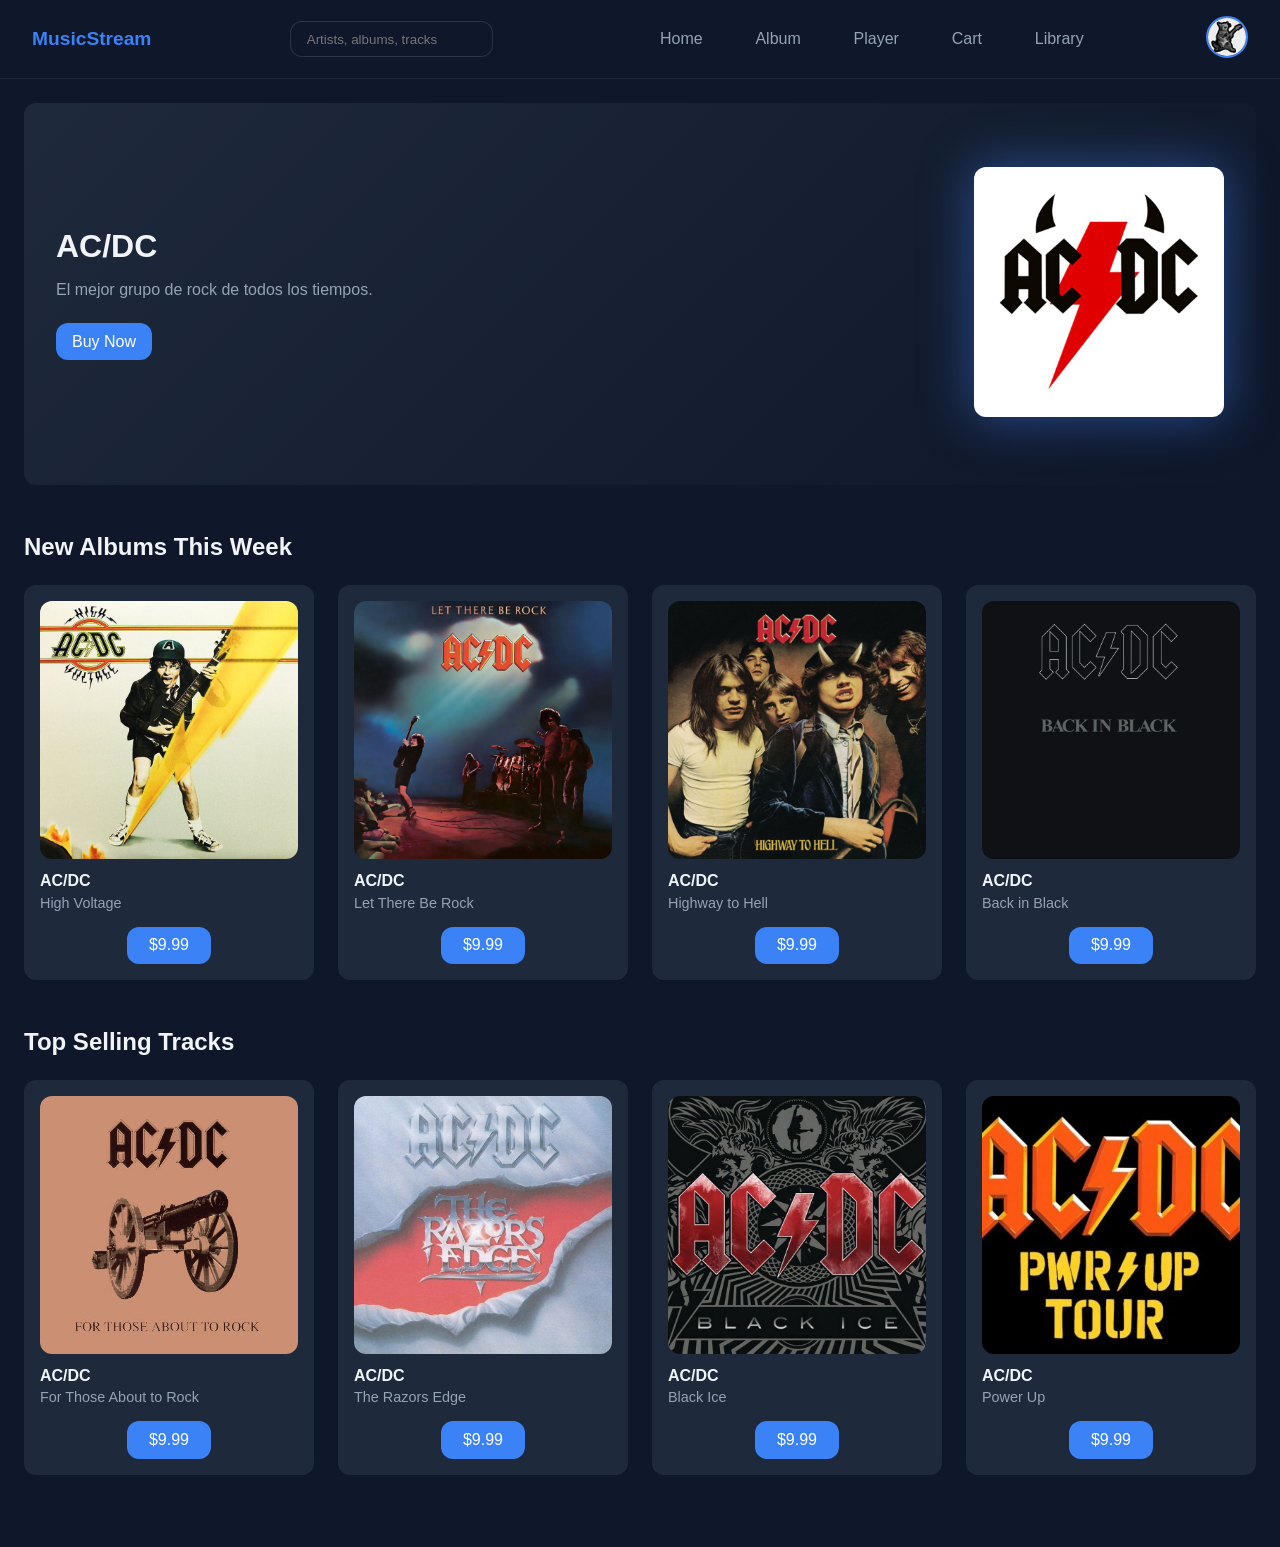
<file: index.html>
<!DOCTYPE html>
<html lang="en">
<head>
    <meta charset="UTF-8">
    <meta name="viewport" content="width=device-width, initial-scale=1.0">
    <title>MusicStream</title>
    <link rel="icon" type="image/png" href="assets/favicon/favicon-96x96.png" sizes="96x96" />
    <link rel="icon" type="image/svg+xml" href="assets/favicon/favicon.svg" />
    <link rel="shortcut icon" href="assets/favicon/favicon.ico" />
    <link rel="apple-touch-icon" sizes="180x180" href="assets/favicon/apple-touch-icon.png" />
    <link rel="manifest" href="assets/favicon/site.webmanifest" />    
    <link rel="stylesheet" href="css/main.css">
    <link rel="stylesheet" href="css/layout.css">
    <link rel="stylesheet" href="css/components.css">
</head>

<body>

<header class="header">

    <div class="logo">MusicStream</div>

    <div class="search-bar">
        <input type="text" placeholder="Artists, albums, tracks">
    </div>

    <nav class="nav-links">
        <a href="index.html">Home</a>
        <a href="album-detail.html">Album</a>
        <a href="player.html">Player</a>
        <a href="cart.html">Cart</a>
        <a href="profile.html">Library</a>
    </nav>

    <div class="avatar">
        <img src="assets/Perfil.jpeg" alt="User profile">
    </div>

</header>

<main>

<!-- HERO BANNER -->
  <section class="hero">

    <div class="hero-text">
        <h1>AC/DC</h1>
        <p>El mejor grupo de rock de todos los tiempos.</p>
        <a href="album-detail.html" class="btn-primary">Buy Now</a>
    </div>

    <div class="hero-image">
        <img src="assets/Portada_acdc.jpeg" alt="AC/DC logo">
    </div>

</section>



<!-- NEW ALBUMS -->
<section class="albums-section">

    <h2>New Albums This Week</h2>

    <div class="albums-grid">

        <article class="card album-card">
            <img src="assets/High Voltage__(1976).jpeg" alt="Album cover">
            <h3>AC/DC</h3>
            <p>High Voltage</p>
             <a href="album-detail.html" class="btn-price">$9.99</a>
        </article>

        <article class="card album-card">
            <img src="assets/Let There Be Rock_(1977).jpeg" alt="Album cover">
            <h3>AC/DC</h3>
            <p>Let There Be Rock</p>
             <a href="album-detail.html" class="btn-price">$9.99</a>
        </article>

        <article class="card album-card">
            <img src="assets/Highway To Hell_(1979).jpeg" alt="Album cover">
            <h3>AC/DC</h3>
            <p>Highway to Hell</p>
            <a href="album-detail.html" class="btn-price">$9.99</a>
        </article>

        <article class="card album-card">
            <img src="assets/Back In Black_(1980).jpeg" alt="Album cover">
            <h3>AC/DC</h3>
            <p>Back in Black</p>
            <a href="album-detail.html" class="btn-price">$9.99</a>
        </article>

    

    </div>

</section>

<!-- TOP SELLING TRACKS -->
<section class="albums-section">

    <h2>Top Selling Tracks</h2>

    <div class="albums-grid">

        <article class="card">
            <img src="assets/For Those About to Rock_(1981).jpeg" alt="Track cover">
            <h3>AC/DC</h3>
            <p>For Those About to Rock</p>
             <a href="album-detail.html" class="btn-price">$9.99</a>
        </article>

        <article class="card">
            <img src="assets/The Razors Edge_(1990).jpeg" alt="Track cover">
            <h3>AC/DC</h3>
            <p>The Razors Edge</p>
            <a href="album-detail.html" class="btn-price">$9.99</a>
        </article>

        <article class="card">
            <img src="assets/Black Ice (2008).jpeg" alt="Track cover">
            <h3>AC/DC</h3>
            <p>Black Ice</p>
            <a href="album-detail.html" class="btn-price">$9.99</a>
        </article>

        <article class="card">
            <img src="assets/Power Up (2020).jpeg" alt="Track cover">
            <h3>AC/DC</h3>
            <p>Power Up</p>
            <a href="album-detail.html" class="btn-price">$9.99</a>
        </article>
    </div>

</section>


</main>



</body>
</html>
</file>
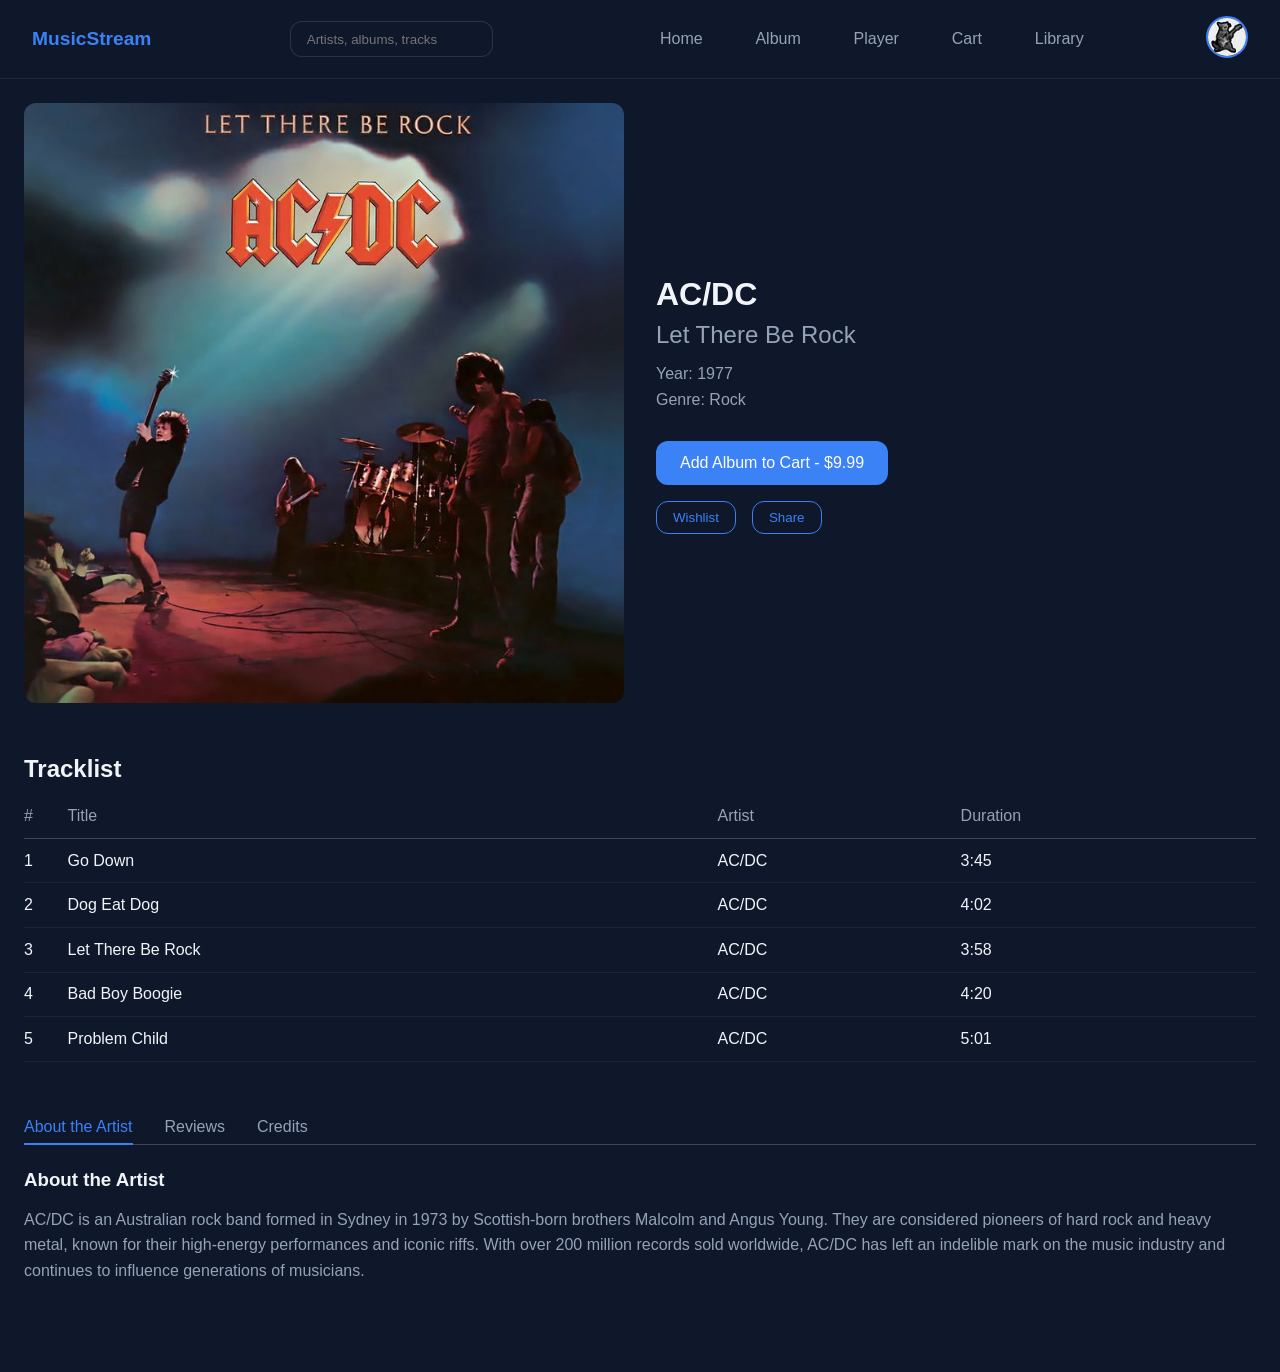
<file: album-detail.html>
<!DOCTYPE html>
<html lang="en">
<head>
    <meta charset="UTF-8">
    <meta name="viewport" content="width=device-width, initial-scale=1.0">
    <title>Album Detail | MusicStream</title>
    <link rel="icon" type="image/png" href="assets/favicon/favicon-96x96.png" sizes="96x96" />
    <link rel="icon" type="image/svg+xml" href="assets/favicon/favicon.svg" />
    <link rel="shortcut icon" href="assets/favicon/favicon.ico" />
    <link rel="apple-touch-icon" sizes="180x180" href="assets/favicon/apple-touch-icon.png" />
    <link rel="manifest" href="assets/favicon/site.webmanifest" />
    <link rel="stylesheet" href="css/main.css">
    <link rel="stylesheet" href="css/layout.css">
    <link rel="stylesheet" href="css/components.css">
</head>

<body>

<header class="header">

    <div class="logo">MusicStream</div>

    <div class="search-bar">
        <input type="text" placeholder="Artists, albums, tracks">
    </div>

    <nav class="nav-links">
        <a href="index.html">Home</a>
        <a href="album-detail.html">Album</a>
        <a href="player.html">Player</a>
        <a href="cart.html">Cart</a>
        <a href="profile.html">Library</a>
    </nav>

    <div class="avatar">
        <img src="assets/Perfil.jpeg" alt="User profile">
    </div>

</header>

<main>

    <!-- =========================
         ALBUM HEADER
    ========================== -->

    <section class="album-header">

        <div class="album-cover">
            <img src="assets/Let There Be Rock_(1977).jpeg" alt="Let There Be Rock album cover">
        </div>

        <div class="album-meta">

            <h1>AC/DC</h1>
            <h2>Let There Be Rock</h2>

            <p class="album-year">Year: 1977</p>
            <p class="album-genre">Genre: Rock</p>
            <div class="album-actions">

    <a href="cart.html" class="btn-primary btn-cart">
        Add Album to Cart - $9.99
    </a>

    <div class="secondary-actions">
        <button class="btn-secondary">Wishlist</button>
        <button class="btn-secondary">Share</button>
    </div>

</div>

            

        </div> 

    </section>
<!-- =========================
     TRACKLIST
========================== -->

<section class="tracklist-section">

    <h2>Tracklist</h2>

    <table class="track-table">
        <thead>
            <tr>
                <th>#</th>
                <th>Title</th>
                <th>Artist</th>
                <th>Duration</th>
            </tr>
        </thead>

        <tbody>
            <tr>
                <td>1</td>
                <td>Go Down</td>
                <td>AC/DC</td>
                <td>3:45</td>
            </tr>

            <tr>
                <td>2</td>
                <td>Dog Eat Dog</td>
                <td>AC/DC</td>
                <td>4:02</td>
            </tr>

            <tr>
                <td>3</td>
                <td>Let There Be Rock</td>
                <td>AC/DC</td>
                <td>3:58</td>
            </tr>

            <tr>
                <td>4</td>
                <td>Bad Boy Boogie</td>
                <td>AC/DC</td>
                <td>4:20</td>
            </tr>

            <tr>
                <td>5</td>
                <td>Problem Child</td>
                <td>AC/DC</td>
                <td>5:01</td>
            </tr>
        </tbody>
    </table>

</section>
<!-- =========================
     INFO TABS
========================== -->

<section class="info-tabs">

    <div class="tabs-nav">
        <button class="tab-btn active">About the Artist</button>
        <button class="tab-btn">Reviews</button>
        <button class="tab-btn">Credits</button>
    </div>

    <div class="tab-content">

        <div class="tab-panel">
            <h3>About the Artist</h3>
            <p>
AC/DC is an Australian rock band formed in Sydney in 1973 by Scottish-born brothers Malcolm and Angus Young. They are considered pioneers of hard rock and heavy metal, known for their high-energy performances and iconic riffs. With over 200 million records sold worldwide, AC/DC has left an indelible mark on the music industry and continues to influence generations of musicians.
            </p>
        </div>

    </div>

</section>


</main>

</body>
</html>
</file>
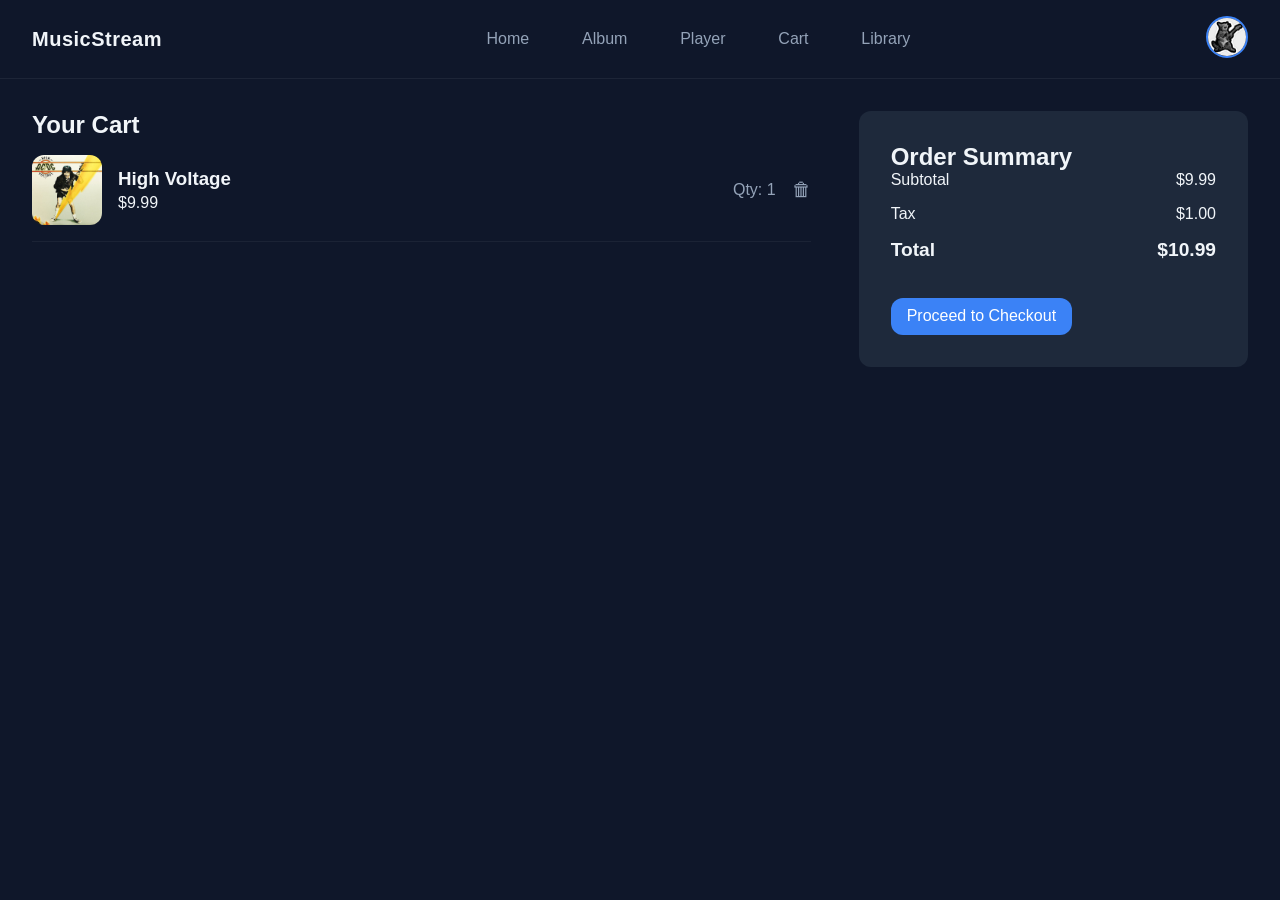
<file: cart.html>
<!DOCTYPE html>
<html lang="en">
<head>
    <meta charset="UTF-8">
    <title>Shopping Cart | MusicStream</title>
    <meta name="viewport" content="width=device-width, initial-scale=1.0">
    <link rel="icon" type="image/png" href="assets/favicon/favicon-96x96.png" sizes="96x96" />
    <link rel="icon" type="image/svg+xml" href="assets/favicon/favicon.svg" />
    <link rel="shortcut icon" href="assets/favicon/favicon.ico" />
    <link rel="apple-touch-icon" sizes="180x180" href="assets/favicon/apple-touch-icon.png" />
    <link rel="manifest" href="assets/favicon/site.webmanifest" />
    <link rel="stylesheet" href="css/main.css">
    <link rel="stylesheet" href="css/layout.css">
    <link rel="stylesheet" href="css/components.css">
    
</head>

<body>

<header class="header">
    <div class="logo">
        <a href="index.html">MusicStream</a>
    </div>

    <nav class="nav-links">
        <a href="index.html">Home</a>
        <a href="album-detail.html">Album</a>
        <a href="player.html">Player</a>
        <a href="cart.html">Cart</a>
        <a href="profile.html">Library</a>
    </nav>
     <div class="avatar">
        <img src="assets/Perfil.jpeg" alt="User profile">
    </div>
</header>


<main class="cart-layout">

    <!-- CART ITEMS -->
    <section class="cart-items">

        <h1>Your Cart</h1>

        <div class="cart-item">
            <img src="assets/High Voltage__(1976).jpeg" alt="Album">

            <div class="item-info">
                <h3>High Voltage</h3>
                <p>$9.99</p>
            </div>

            <p class="item-qty">Qty: 1</p>


            <button class="remove-btn" aria-label="Remove item">🗑</button>
        </div>

    </section>

    <!-- ORDER SUMMARY -->
    <aside class="cart-summary">

        <h2>Order Summary</h2>

        <div class="summary-row">
            <span>Subtotal</span>
            <span>$9.99</span>
        </div>

        <div class="summary-row">
            <span>Tax</span>
            <span>$1.00</span>
        </div>

        <div class="summary-total">
            <span>Total</span>
            <span>$10.99</span>
        </div>

        <a href="checkout.html" class="btn-primary checkout-btn">
            Proceed to Checkout
        </a>

    </aside>

</main>

</body>
</html>
</file>
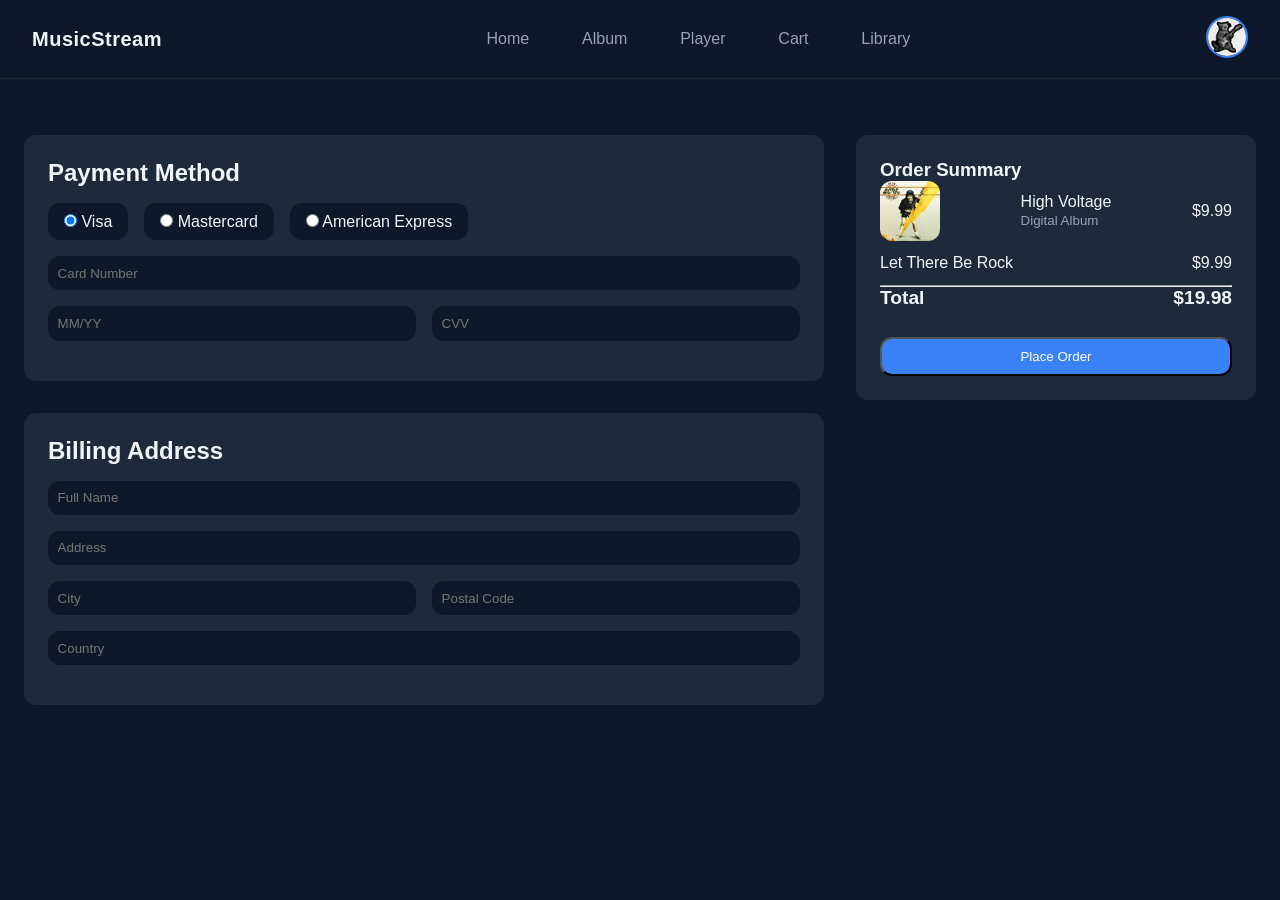
<file: checkout.html>
<!DOCTYPE html>
<html lang="en">
<head>
    <meta charset="UTF-8">
    <title>Shopping Cart | MusicStream</title>
    <meta name="viewport" content="width=device-width, initial-scale=1.0">
    <link rel="icon" type="image/png" href="assets/favicon/favicon-96x96.png" sizes="96x96" />
    <link rel="icon" type="image/svg+xml" href="assets/favicon/favicon.svg" />
    <link rel="shortcut icon" href="assets/favicon/favicon.ico" />
    <link rel="apple-touch-icon" sizes="180x180" href="assets/favicon/apple-touch-icon.png" />
    <link rel="manifest" href="assets/favicon/site.webmanifest" />
    <link rel="stylesheet" href="css/main.css">
    <link rel="stylesheet" href="css/layout.css">
    <link rel="stylesheet" href="css/components.css">
    
</head>

<header class="header">
    <div class="logo">
        <a href="index.html">MusicStream</a>
    </div>

    <nav class="nav-links">
        <a href="index.html">Home</a>
        <a href="album-detail.html">Album</a>
        <a href="player.html">Player</a>
        <a href="cart.html">Cart</a>
        <a href="profile.html">Library</a>
    </nav>
     <div class="avatar">
        <img src="assets/Perfil.jpeg" alt="User profile">
    </div>
</header>


<main class="checkout-container">

    <!-- LEFT SIDE -->
    <section class="checkout-form">

        <!-- PAYMENT METHOD -->
        <div class="checkout-section">
            <h2>Payment Method</h2>

            <div class="payment-options">
                <label class="payment-card">
                    <input type="radio" name="payment" checked>
                    <span>Visa</span>
                </label>

                <label class="payment-card">
                    <input type="radio" name="payment">
                    <span>Mastercard</span>
                </label>

                <label class="payment-card">
                    <input type="radio" name="payment">
                    <span>American Express</span>
                </label>
            </div>

            <div class="form-group">
                <input type="text" placeholder="Card Number">
            </div>

            <div class="form-row">
                <input type="text" placeholder="MM/YY">
                <input type="text" placeholder="CVV">
            </div>
        </div>

        <!-- BILLING ADDRESS -->
        <div class="checkout-section">
            <h2>Billing Address</h2>

            <div class="form-group">
                <input type="text" placeholder="Full Name">
            </div>

            <div class="form-group">
                <input type="text" placeholder="Address">
            </div>

            <div class="form-row">
                <input type="text" placeholder="City">
                <input type="text" placeholder="Postal Code">
            </div>

            <div class="form-group">
                <input type="text" placeholder="Country">
            </div>
        </div>

    </section>

    <!-- RIGHT SIDE SUMMARY -->
    <aside class="checkout-summary">

        <h3>Order Summary</h3>

        <div class="summary-item">
    <img src="assets/High Voltage__(1976).jpeg" alt="Album Cover">

    <div class="summary-info">
        <p>High Voltage</p>
        <small>Digital Album</small>
    </div>

    <span>$9.99</span>
</div>


        <div class="summary-item">
            <p>Let There Be Rock</p>
            <span>$9.99</span>
        </div>

        <hr>

        <div class="summary-total">
            <p>Total</p>
            <span>$19.98</span>
        </div>

        <button class="btn-primary place-order">
            Place Order
        </button>

    </aside>

</main>

</body>
</html>
</file>
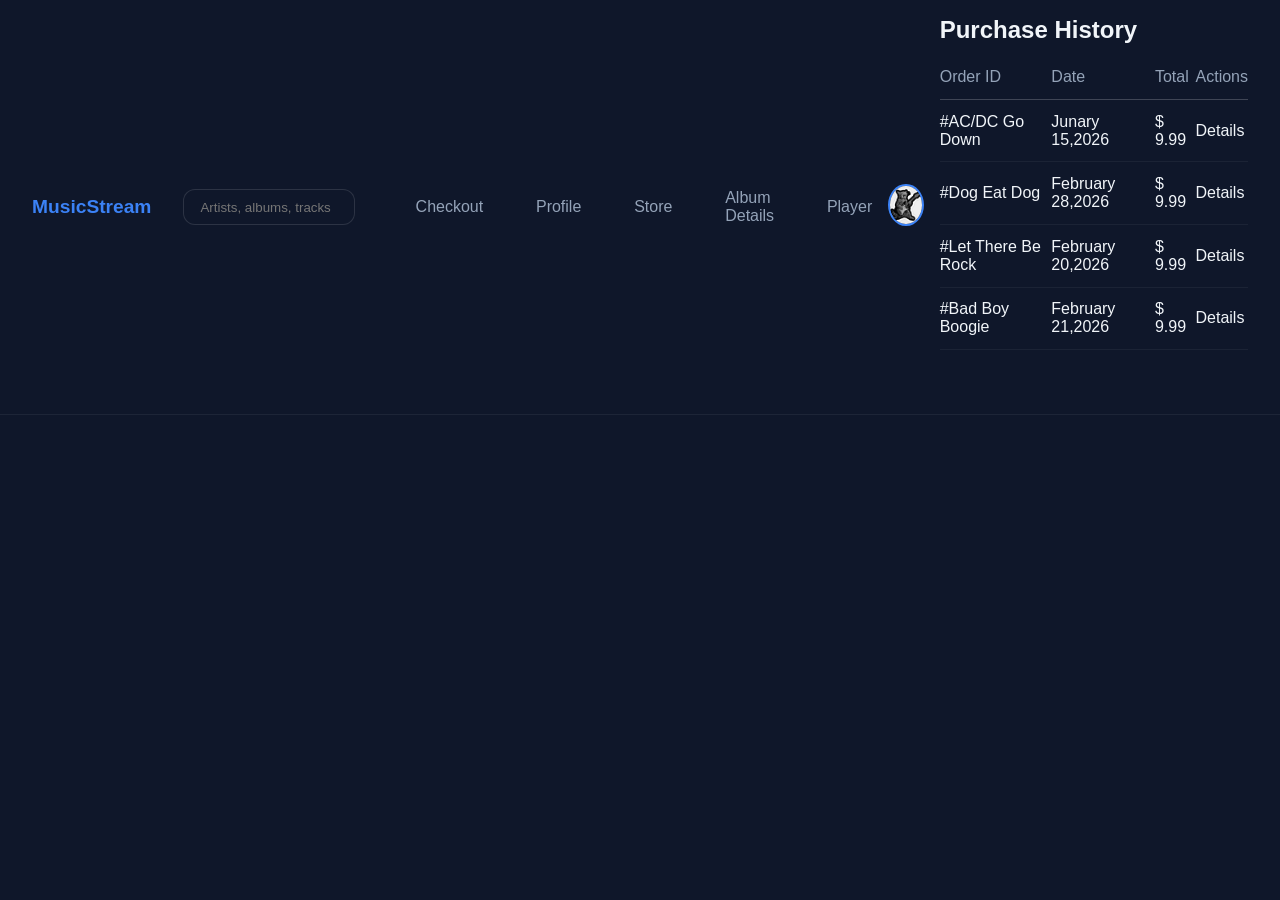
<file: historial-de-compras.html>
<!DOCTYPE html>
<html lang="en">
<head>
    <meta charset="UTF-8">
    <meta name="viewport" content="width=device-width, initial-scale=1.0">
    <title>Historiial de compras</title>
    <link rel="icon" type="image/png" href="assets/favicon/favicon-96x96.png" sizes="96x96" />
    <link rel="icon" type="image/svg+xml" href="assets/favicon/favicon.svg" />
    <link rel="shortcut icon" href="assets/favicon/favicon.ico" />
    <link rel="apple-touch-icon" sizes="180x180" href="assets/favicon/apple-touch-icon.png" />
    <link rel="manifest" href="assets/favicon/site.webmanifest" />    
    <link rel="stylesheet" href="css/main.css">
    <link rel="stylesheet" href="css/layout.css">
    <link rel="stylesheet" href="css/components.css">

</head>
<header class="header">

    <div class="logo">MusicStream</div>

    <div class="search-bar">
        <input type="text" placeholder="Artists, albums, tracks">
    </div>

    <nav class="nav-links">
        <a href="checkout.html">Checkout</a>
        <a href="profile.html">Profile</a>
        <a href="cart.html">Store</a>
        <a href="album-detail.html">Album Details</a>
        <a href="player.html">Player</a>
    </nav>

    <div class="avatar">
        <img src="assets/Perfil.jpeg" alt="User profile">
    </div>
    
    <section class="tracklist-section">

    <h2>Purchase History</h2>

    <table class="track-table">
        <thead>
            <tr>
                <th>Order ID</th>
                <th>Date</th>
                <th>Total</th>
                <th>Actions</th>
            </tr>
        </thead>

        <tbody>
            <tr>
                <td>#AC/DC Go Down</td>
                <td>Junary 15,2026</td>
                <td>$ 9.99</td>
                <td>Details</td>
            </tr>

            <tr>
                <td>#Dog Eat Dog</td>
                <td>February 28,2026</td>
                <td>$ 9.99</td>
                <td>Details</td>
            </tr>

            <tr>
                <td>#Let There Be Rock</td>
                <td>February 20,2026</td>
                <td>$ 9.99</td>
                <td>Details</td>
            </tr>

            <tr>
                <td>#Bad Boy Boogie</td>
                <td>February 21,2026</td>
                <td>$ 9.99</td>
                <td>Details</td>
            </tr>
        </tbody>
    </table>
    </section>

</header>
<body>
    
</body>
</html>
</file>
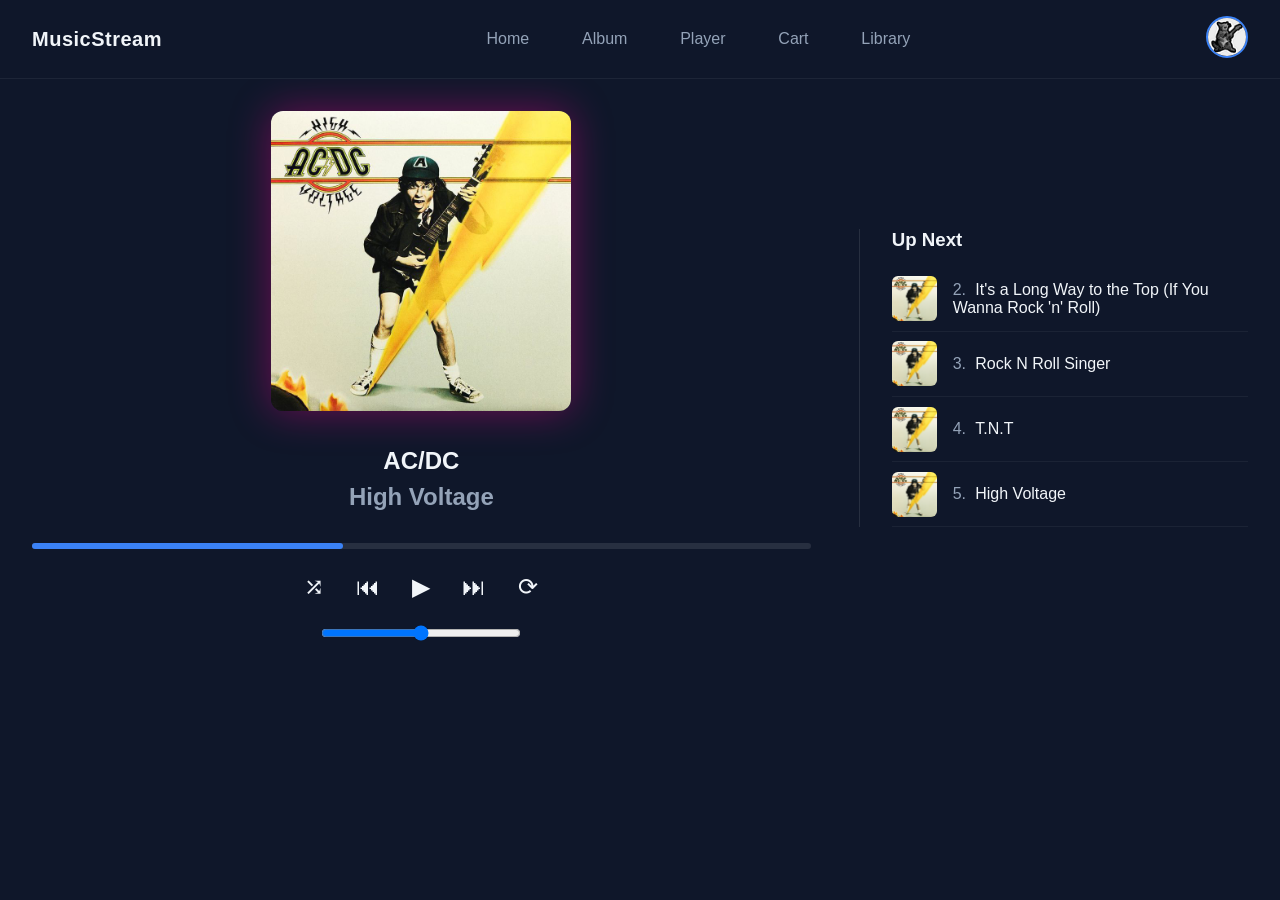
<file: player.html>
<!DOCTYPE html>
<html lang="en">
<head>
    <meta charset="UTF-8">
    <title>Now Playing | MusicStream</title>
    <meta name="viewport" content="width=device-width, initial-scale=1.0">
    <link rel="icon" type="image/png" href="assets/favicon/favicon-96x96.png" sizes="96x96" />
    <link rel="icon" type="image/svg+xml" href="assets/favicon/favicon.svg" />
    <link rel="shortcut icon" href="assets/favicon/favicon.ico" />
    <link rel="apple-touch-icon" sizes="180x180" href="assets/favicon/apple-touch-icon.png" />
    <link rel="manifest" href="assets/favicon/site.webmanifest" />
    <link rel="stylesheet" href="css/main.css">
    <link rel="stylesheet" href="css/layout.css">
    <link rel="stylesheet" href="css/components.css">
</head>

<body>
<header class="header">
    <div class="logo">
        <a href="index.html">MusicStream</a>
    </div>

    <nav class="nav-links">
        <a href="index.html">Home</a>
        <a href="album-detail.html">Album</a>
        <a href="player.html">Player</a>
        <a href="cart.html">Cart</a>
        <a href="profile.html">Library</a>
    </nav>
     <div class="avatar">
        <img src="assets/Perfil.jpeg" alt="User profile">
    </div>
</header>


<main class="player-layout">

    <!-- LEFT SIDE: MAIN PLAYER -->
    <section class="player-main">

        <div class="player-cover">
            <img src="assets/High Voltage__(1976).jpeg" alt="Now Playing Cover">
        </div>

        <h1>AC/DC</h1>
        <h2>High Voltage</h2>

        <!-- Progress Bar -->
        <div class="progress-bar">
            <div class="progress"></div>
        </div>

        <!-- Controls -->
        <div class="player-controls">
            <button>⤮</button>
            <button>⏮</button>
            <button class="play-btn">▶</button>
            <button>⏭</button>
            <button>⟳</button>
        </div>

        <!-- Volume -->
        <div class="volume-control">
            <input type="range">
        </div>

    </section>

    <!-- RIGHT SIDE: UP NEXT -->
    <aside class="up-next">

        <h3>Up Next</h3>

      <ul class="upnext-list">

    <li class="upnext-item">
        <img src="assets/High Voltage__(1976).jpeg" alt="Nebula Dreams">
        <div>
            <span class="track-number">2.</span>
            <span class="track-title">It's a Long Way to the Top (If You Wanna Rock 'n' Roll)</span>
        </div>
    </li>

    <li class="upnext-item">
        <img src="assets/High Voltage__(1976).jpeg" alt="Galactic Pulse">
        <div>
            <span class="track-number">3.</span>
            <span class="track-title">Rock N Roll Singer</span>
        </div>
    </li>

    <li class="upnext-item">
        <img src="assets/High Voltage__(1976).jpeg" alt="Lunar Drift">
        <div>
            <span class="track-number">4.</span>
            <span class="track-title">T.N.T</span>
        </div>
    </li>

    <li class="upnext-item">
        <img src="assets/High Voltage__(1976).jpeg" alt="High Voltage album cover">
        <div>
            <span class="track-number">5.</span>
            <span class="track-title">High Voltage</span>
        </div>
    </li>

</ul>


    </aside>

</main>

</body>
</html>
</file>
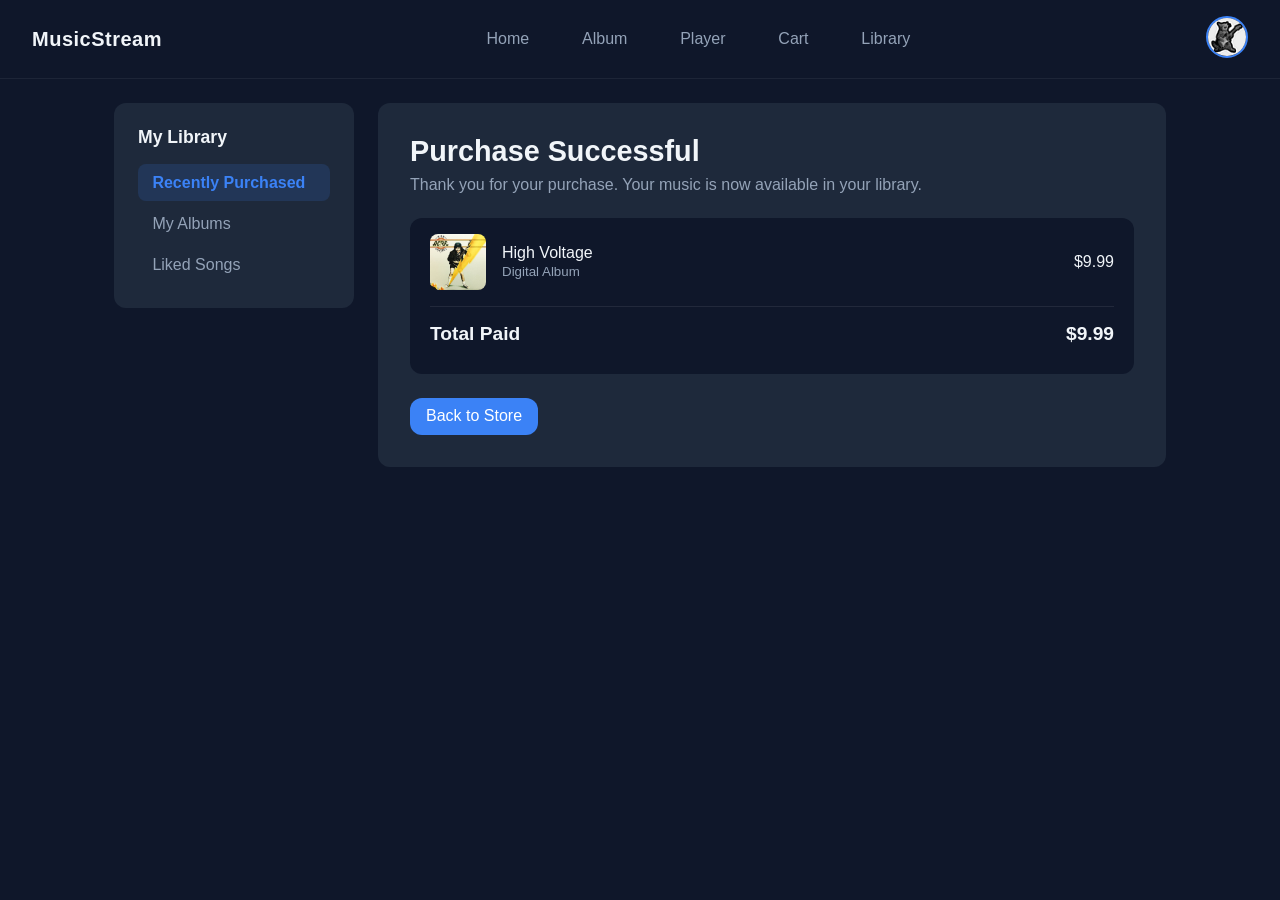
<file: profile.html>
<!DOCTYPE html>
<html lang="en">
<head>
    <meta charset="UTF-8">
    <title>My Music - MusicStream</title>
    <meta name="viewport" content="width=device-width, initial-scale=1.0">
    <link rel="icon" type="image/png" href="assets/favicon/favicon-96x96.png" sizes="96x96" />
    <link rel="icon" type="image/svg+xml" href="assets/favicon/favicon.svg" />
    <link rel="shortcut icon" href="assets/favicon/favicon.ico" />
    <link rel="apple-touch-icon" sizes="180x180" href="assets/favicon/apple-touch-icon.png" />
    <link rel="manifest" href="assets/favicon/site.webmanifest" />
    <link rel="stylesheet" href="css/main.css">
    <link rel="stylesheet" href="css/layout.css">
    <link rel="stylesheet" href="css/components.css">
    <link rel="stylesheet" href="css/profile.css">
</head>
<body>

<header class="header">

    <div class="header-left">
        <h1 class="logo">
            <a href="index.html">MusicStream</a>
        </h1>
    </div>

    <nav class="nav-links">
        <a href="index.html">Home</a>
        <a href="album-detail.html">Album</a>
        <a href="player.html">Player</a>
        <a href="cart.html">Cart</a>
        <a href="profile.html">Library</a>
    </nav>

    <div class="header-right">
        <div class="avatar">
            <img src="assets/Perfil.jpeg" alt="User profile">
        </div>
    </div>

</header>


<main class="profile-layout">

    <!-- SIDEBAR -->
    <aside class="library-sidebar">

        <h2>My Library</h2>

        <ul>
            <li class="active">Recently Purchased</li>
            <li>My Albums</li>
            <li>Liked Songs</li>
        </ul>

    </aside>

    <!-- CONFIRMATION CONTENT -->
    <section class="confirmation-section">

        <div class="confirmation-card">

            <h1>Purchase Successful </h1>

            <p>Thank you for your purchase. Your music is now available in your library.</p>

            <div class="transaction-summary">

                <div class="summary-item">
                    <img src="assets/High Voltage__(1976).jpeg" alt="Album Cover">

                    <div class="summary-info">
                        <p>High Voltage</p>
                        <small>Digital Album</small>
                    </div>

                    <span>$9.99</span>
                </div>

                <div class="summary-total">
                    <p>Total Paid</p>
                    <span>$9.99</span>
                </div>

            </div>

            <a href="index.html" class="btn-primary">
                Back to Store
            </a>

        </div>

    </section>

</main>

</body>
</html>
</file>
<file: css/main.css>
/* =========================
   RESET BASE
========================= */

* {
    margin: 0;
    padding: 0;
    box-sizing: border-box;
}

/* =========================
   VARIABLES (Design System)
========================= */

:root {
    --bg-primary: #0f172a;
    --bg-secondary: #1e293b;
    --accent: #3b82f6;
    --text-primary: #f1f5f9;
    --text-secondary: #94a3b8;
    --radius: 12px;
    --transition: 0.3s ease;
}

/* =========================
   BASE
========================= */

body {
    font-family: 'Poppins', sans-serif;
    background-color: var(--bg-primary);
    color: var(--text-primary);
    min-height: 100vh;
}

a {
    text-decoration: none;
    color: inherit;
}

body {
    font-family: Arial, Helvetica, sans-serif;
}
</file>
<file: css/layout.css>
/* =========================
   HEADER GLOBAL
========================= */

.header {
    background-color: var(--bg-secondary);
    padding: 1rem;
    display: grid;
    gap: 1rem;
}
.header {
    display: flex;
    justify-content: space-between;
    align-items: center;
    padding: 1rem 2rem;
}

.logo a {
    font-weight: 700;
    text-decoration: none;
    color: var(--text-primary);
}

.nav-links a {
    margin-left: 1.5rem;
    text-decoration: none;
    color: var(--text-secondary);
    transition: var(--transition);
}

.nav-links a:hover {
    color: var(--accent);
}


/* Logo */
.logo {
    font-weight: 700;
    font-size: 1.2rem;
    color: var(--accent);
}

/* Search Bar */
.search-bar input {
    width: 100%;
    padding: 0.6rem 1rem;
    border-radius: var(--radius);
    border: none;
    background-color: var(--bg-primary);
    color: var(--text-primary);
}

/* Nav */
.nav-links {
    display: flex;
    gap: 1.5rem;
}

.nav-links a {
    color: var(--text-secondary);
    transition: var(--transition);
}

.nav-links a:hover {
    color: var(--accent);
}

/* Avatar */
.avatar img {
    width: 36px;
    height: 36px;
    border-radius: 50%;
    object-fit: cover;
}

/* =========================
   HEADER DESKTOP
========================= */

@media (min-width: 768px) {
    .header {
        grid-template-columns: auto 1fr auto auto;
        align-items: center;
    }

    .search-bar {
        padding: 0 1rem;
    }
}

/* =========================
   MAIN CONTAINER
========================= */

main {
    padding: 1.5rem;
}
/* =========================
   HERO SECTION
========================= */
.hero {
    display: grid;
    gap: 2rem;
    align-items: center;
    background: linear-gradient(
        135deg,
        #1e293b,
        #0f172a
    );
    padding: 4rem 2rem;
    border-radius: var(--radius);
    margin-bottom: 3rem;
}

.hero-text h1 {
    font-size: 2rem;
    margin-bottom: 1rem;
}

.hero-text p {
    color: var(--text-secondary);
    margin-bottom: 1.5rem;
}

.hero-image img {
    width: 250px;
    max-width: 100%;
    border-radius: var(--radius);
    box-shadow: 0 0 50px rgba(59, 130, 246, 0.5);
}

/* Desktop layout */
@media (min-width: 768px) {
    .hero {
        grid-template-columns: 1fr auto;
    }
}

/* =========================
   ALBUMS SECTION
========================= */

.albums-section {
    margin-bottom: 3rem;
}

.albums-section h2 {
    margin-bottom: 1.5rem;
}

.albums-grid {
    display: grid;
    grid-template-columns: repeat(2, 1fr);
    gap: 1.5rem;
}

@media (min-width: 768px) {
    .albums-grid {
        grid-template-columns: repeat(4, 1fr);
    }
}

/* Detalles de albunes Página 2*/

/* =========================
   ALBUM HEADER
========================= */

.album-header {
    display: grid;
    gap: 2rem;
    margin-bottom: 3rem;
}

.album-cover img {
    width: 100%;
    border-radius: var(--radius);
}

.album-meta h1 {
    font-size: 2rem;
    margin-bottom: 0.5rem;
}

.album-meta h2 {
    font-weight: 400;
    color: var(--text-secondary);
    margin-bottom: 1rem;
}

.album-year,
.album-genre {
    color: var(--text-secondary);
    margin-bottom: 0.5rem;
}

@media (min-width: 768px) {
    .album-header {
        grid-template-columns: 1fr 1fr;
        align-items: center;
    }
}

/* =========================
   TRACKLIST TABLE
========================= */

.tracklist-section {
    margin-bottom: 3rem;
}

.tracklist-section h2 {
    margin-bottom: 1.5rem;
}

.track-table {
    width: 100%;
    border-collapse: collapse;
}

.track-table th {
    text-align: left;
    padding-bottom: 0.8rem;
    color: var(--text-secondary);
    font-weight: 500;
    border-bottom: 1px solid rgba(255,255,255,0.2);
}

.track-table td {
    padding: 0.8rem 0;
    border-bottom: 1px solid rgba(255,255,255,0.05);
}

/* Hover effect (reproducible feel) */
.track-table tbody tr:hover {
    background-color: rgba(255,255,255,0.05);
    cursor: pointer;
}

/* =========================
   INFO TABS
========================= */

.info-tabs {
    margin-bottom: 4rem;
}

.tabs-nav {
    display: flex;
    gap: 2rem;
    border-bottom: 1px solid rgba(255,255,255,0.2);
    margin-bottom: 1.5rem;
}

.tab-btn {
    background: none;
    border: none;
    color: var(--text-secondary);
    padding: 0.5rem 0;
    cursor: pointer;
    font-size: 1rem;
    position: relative;
    transition: var(--transition);
}

.tab-btn:hover {
    color: var(--accent);
}

.tab-btn.active {
    color: var(--accent);
}

.tab-btn.active::after {
    content: "";
    position: absolute;
    bottom: -1px;
    left: 0;
    width: 100%;
    height: 2px;
    background-color: var(--accent);
}

.tab-panel h3 {
    margin-bottom: 1rem;
}

.tab-panel p {
    color: var(--text-secondary);
    line-height: 1.6;
}
/* Reproduccion de canciones pagina 3*/
/* =========================
   PRIMARY MUSIC PLAYER
========================= */

.player-layout {
    display: grid;
    gap: 3rem;
    padding: 2rem;
}

/* Main Player */
.player-main {
    text-align: center;
}

.player-cover img {
    width: 300px;
    max-width: 100%;
    border-radius: var(--radius);
    box-shadow: 0 0 40px rgba(255, 0, 150, 0.4);
    margin-bottom: 2rem;
}

.player-main h1 {
    margin-bottom: 0.5rem;
}

.player-main h2 {
    color: var(--text-secondary);
    margin-bottom: 2rem;
}

/* Progress Bar */
.progress-bar {
    height: 6px;
    background: rgba(255,255,255,0.1);
    border-radius: 10px;
    margin-bottom: 1.5rem;
    position: relative;
}

.progress {
    width: 40%;
    height: 100%;
    background: var(--accent);
    border-radius: 10px;
}

/* Controls */
.player-controls {
    display: flex;
    justify-content: center;
    gap: 2rem;
    margin-bottom: 1.5rem;
}

.player-controls button {
    background: none;
    border: none;
    font-size: 1.5rem;
    color: var(--text-primary);
    cursor: pointer;
    transition: var(--transition);
}

.player-controls button:hover {
    color: var(--accent);
}

.play-btn {
    font-size: 2rem;
}

/* Volume */
.volume-control input {
    width: 200px;
}

/* Up Next */
.up-next h3 {
    margin-bottom: 1rem;
}

.up-next ul {
    list-style: none;
    padding: 0;
}

.up-next li {
    padding: 0.6rem 0;
    border-bottom: 1px solid rgba(255,255,255,0.05);
}

/* Desktop Layout */
@media (min-width: 992px) {
    .player-layout {
        grid-template-columns: 2fr 1fr;
        align-items: center;
    }

    .up-next {
        border-left: 1px solid rgba(255,255,255,0.1);
        padding-left: 2rem;
    }
}
/* =========================
   UP NEXT LIST
========================= */

.upnext-list {
    list-style: none;
    padding: 0;
}

.upnext-item {
    display: flex;
    align-items: center;
    gap: 1rem;
    padding: 0.6rem 0;
    border-bottom: 1px solid rgba(255,255,255,0.05);
    cursor: pointer;
    transition: var(--transition);
}

.upnext-item:hover {
    background-color: rgba(255,255,255,0.05);
}

.upnext-item img {
    width: 45px;
    height: 45px;
    object-fit: cover;
    border-radius: 6px;
}

.track-number {
    color: var(--text-secondary);
    margin-right: 0.3rem;
}

.track-title {
    font-weight: 500;
}

/* Seccion de compras pagina 4*/

/* =========================
   SHOPPING CART
========================= */

.cart-layout {
    display: grid;
    gap: 3rem;
    padding: 2rem;
}

.cart-item {
    display: grid;
    grid-template-columns: auto 1fr auto auto;
    align-items: center;
    gap: 1rem;
    padding: 1rem 0;
    border-bottom: 1px solid rgba(255,255,255,0.05);
}

.item-qty {
    color: var(--text-secondary);
}

.cart-item img {
    width: 70px;
    border-radius: var(--radius);
}

.item-info h3 {
    margin-bottom: 0.3rem;
}

.cart-item input {
    width: 60px;
    padding: 0.3rem;
}

.remove-btn {
    background: none;
    border: none;
    cursor: pointer;
    font-size: 1.2rem;
}

/* Summary */
.cart-summary {
    background: var(--bg-secondary);
    padding: 2rem;
    border-radius: var(--radius);
}

.summary-row,
.summary-total {
    display: flex;
    justify-content: space-between;
    margin-bottom: 1rem;
}

.summary-total {
    font-weight: 600;
    font-size: 1.2rem;
}

.checkout-btn {
    display: block;
    text-align: center;
    margin-top: 1.5rem;
}

/* Desktop Layout */
@media (min-width: 992px) {
    .cart-layout {
        grid-template-columns: 2fr 1fr;
    }
}
/* Seccion de pago pagina 5*/
/* =========================
   CHECKOUT PAGE
========================= */

.checkout-container {
    display: grid;
    gap: 2rem;
    margin-top: 2rem;
}

.checkout-section {
    background-color: var(--bg-secondary);
    padding: 1.5rem;
    border-radius: var(--radius);
    margin-bottom: 2rem;
}

.checkout-section h2 {
    margin-bottom: 1rem;
}

.summary-item {
    display: grid;
    grid-template-columns: auto 1fr auto;
    align-items: center;
    gap: 1rem;
    margin-bottom: 1rem;
}

.summary-item img {
    width: 60px;
    border-radius: var(--radius);
}

.summary-info p {
    margin: 0;
    font-weight: 500;
}

.summary-info small {
    color: var(--text-secondary);
}


.payment-options {
    display: flex;
    gap: 1rem;
    margin-bottom: 1rem;
}

.payment-card {
    background-color: var(--bg-primary);
    padding: 0.6rem 1rem;
    border-radius: var(--radius);
    cursor: pointer;
}

.form-group input,
.form-row input {
    width: 100%;
    padding: 0.6rem;
    border-radius: var(--radius);
    border: none;
    background-color: var(--bg-primary);
    color: var(--text-primary);
}

.form-group {
    margin-bottom: 1rem;
}

.form-row {
    display: flex;
    gap: 1rem;
    margin-bottom: 1rem;
}

.checkout-summary {
    background-color: var(--bg-secondary);
    padding: 1.5rem;
    border-radius: var(--radius);
    height: fit-content;
}

.summary-item,
.summary-total {
    display: flex;
    justify-content: space-between;
    margin-bottom: 0.8rem;
}

.summary-total {
    font-weight: 700;
}

.place-order {
    width: 100%;
    margin-top: 1rem;
}

/* Desktop layout */
@media (min-width: 768px) {
    .checkout-container {
        grid-template-columns: 2fr 1fr;
    }
}

/* Perfil de usuario pagina 6*/

.header {
    display: flex;
    justify-content: space-between;
    align-items: center;
    padding: 1rem 2rem;
    background-color: #0f172a;
    border-bottom: 1px solid rgba(255, 255, 255, 0.06);
    position: sticky;
    top: 0;
    z-index: 100;
}

.logo a {
    font-weight: 700;
    font-size: 1.25rem;
    text-decoration: none;
    color: var(--text-primary);
    letter-spacing: 0.5px;
}

.nav-links {
    display: flex;
    align-items: center;
}

.nav-links a {
    margin-left: 1.8rem;
    text-decoration: none;
    color: var(--text-secondary);
    transition: 0.3s ease;
    font-weight: 500;
    position: relative;
}

/* efecto línea elegante al pasar el mouse */
.nav-links a::after {
    content: "";
    position: absolute;
    left: 0;
    bottom: -4px;
    width: 0%;
    height: 2px;
    background-color: #3b82f6;
    transition: 0.3s ease;
}

.nav-links a:hover {
    color: #3b82f6;
}

.nav-links a:hover::after {
    width: 100%;
}

.avatar img {
    width: 42px;
    height: 42px;
    border-radius: 50%;
    object-fit: cover;
    border: 2px solid #3b82f6;
    transition: 0.3s ease;
}

.avatar img:hover {
    transform: scale(1.05);
}


/* =========================
   PULIDO FINAL
========================= */

.remove-btn {
    color: var(--text-secondary);
}

.remove-btn:hover {
    color: #ef4444;
}

.search-bar input {
    border: 1px solid rgba(255, 255, 255, 0.12);
}

.search-bar input:focus {
    outline: none;
    border-color: var(--accent);
}

img {
    max-width: 100%;
}

/* Encabezado adaptable en celular */
@media (max-width: 767px) {
    .header {
        flex-wrap: wrap;
        justify-content: center;
        gap: 0.75rem;
        padding: 0.75rem 1rem;
    }

    .search-bar {
        order: 3;
        flex: 1 1 100%;
    }

    .nav-links {
        order: 2;
        flex-wrap: wrap;
        justify-content: center;
        gap: 0.5rem 1rem;
    }

    .nav-links a {
        margin-left: 0;
    }

    main {
        padding: 1rem;
    }
}
</file>
<file: css/components.css>
/* =========================
   BUTTONS
========================= */

.btn-primary {
    background-color: var(--accent);
    color: white;
    padding: 0.6rem 1rem;
    border-radius: var(--radius);
    transition: var(--transition);
    display: inline-block;
}

.btn-primary:hover {
    opacity: 0.8;
}

.btn-price {
    margin-top: 1rem;
    align-self: center;
    background-color: var(--accent);
    color: white;
    padding: 0.6rem 1.4rem;
    border-radius: var(--radius);
    font-size: 1rem;
    font-weight: 500;
    transition: var(--transition);
}

.btn-price:hover {
    opacity: 0.85;
    transform: scale(1.05);
}



/* =========================
   CARD
========================= */

.card {
    background-color: var(--bg-secondary);
    padding: 1rem;
    border-radius: var(--radius);
    transition: var(--transition);
    display: flex;
    flex-direction: column;
}


.card:hover {
    transform: translateY(-4px);
}

.card img {
    width: 100%;
    aspect-ratio: 1 / 1;
    object-fit: cover;
    border-radius: var(--radius);
    margin-bottom: 0.8rem;
}

.card h3 {
    font-size: 1rem;
    margin-bottom: 0.3rem;
}

.card p {
    font-size: 0.9rem;
    color: var(--text-secondary);
}

/* Botones, pagina secundaria /*

/* =========================
   ALBUM ACTIONS
========================= */

.btn-cart {
    display: inline-block;
    margin-top: 1.5rem;
    font-size: 1rem;
    padding: 0.8rem 1.5rem;
}

.secondary-actions {
    margin-top: 1rem;
    display: flex;
    gap: 1rem;
}

.btn-secondary {
    background-color: transparent;
    border: 1px solid var(--accent);
    color: var(--accent);
    padding: 0.5rem 1rem;
    border-radius: var(--radius);
    cursor: pointer;
    transition: var(--transition);
}

.btn-secondary:hover {
    background-color: var(--accent);
    color: white;
}
</file>
<file: css/profile.css>
/* =========================
   PERFIL / BIBLIOTECA
========================= */

.profile-layout {
    display: grid;
    gap: 1.5rem;
    max-width: 1100px;
    margin: 0 auto;
}

.library-sidebar {
    background-color: var(--bg-secondary);
    border-radius: var(--radius);
    padding: 1.5rem;
    align-self: start;
}

.library-sidebar h2 {
    font-size: 1.1rem;
    margin-bottom: 1rem;
}

.library-sidebar ul {
    list-style: none;
    display: grid;
    gap: 0.25rem;
}

.library-sidebar li {
    padding: 0.6rem 0.9rem;
    border-radius: 8px;
    color: var(--text-secondary);
    cursor: pointer;
    transition: var(--transition);
}

.library-sidebar li:hover {
    background-color: rgba(255, 255, 255, 0.05);
    color: var(--text-primary);
}

.library-sidebar li.active {
    background-color: rgba(59, 130, 246, 0.15);
    color: var(--accent);
    font-weight: 600;
}

.confirmation-card {
    background-color: var(--bg-secondary);
    border-radius: var(--radius);
    padding: 2rem;
}

.confirmation-card h1 {
    font-size: 1.8rem;
    margin-bottom: 0.5rem;
}

.confirmation-card > p {
    color: var(--text-secondary);
    margin-bottom: 1.5rem;
}

.confirmation-card .transaction-summary {
    background-color: var(--bg-primary);
    border-radius: var(--radius);
    padding: 1rem 1.25rem;
    margin-bottom: 1.5rem;
}

.confirmation-card .summary-item {
    display: flex;
    align-items: center;
    gap: 1rem;
    padding-bottom: 1rem;
    margin-bottom: 1rem;
    border-bottom: 1px solid rgba(255, 255, 255, 0.08);
}

.confirmation-card .summary-item img {
    width: 56px;
    height: 56px;
    border-radius: 8px;
    object-fit: cover;
}

.confirmation-card .summary-info {
    flex: 1;
}

.confirmation-card .summary-total {
    display: flex;
    justify-content: space-between;
    font-weight: 700;
}

@media (min-width: 768px) {
    .profile-layout {
        grid-template-columns: 240px 1fr;
    }
}
</file>
